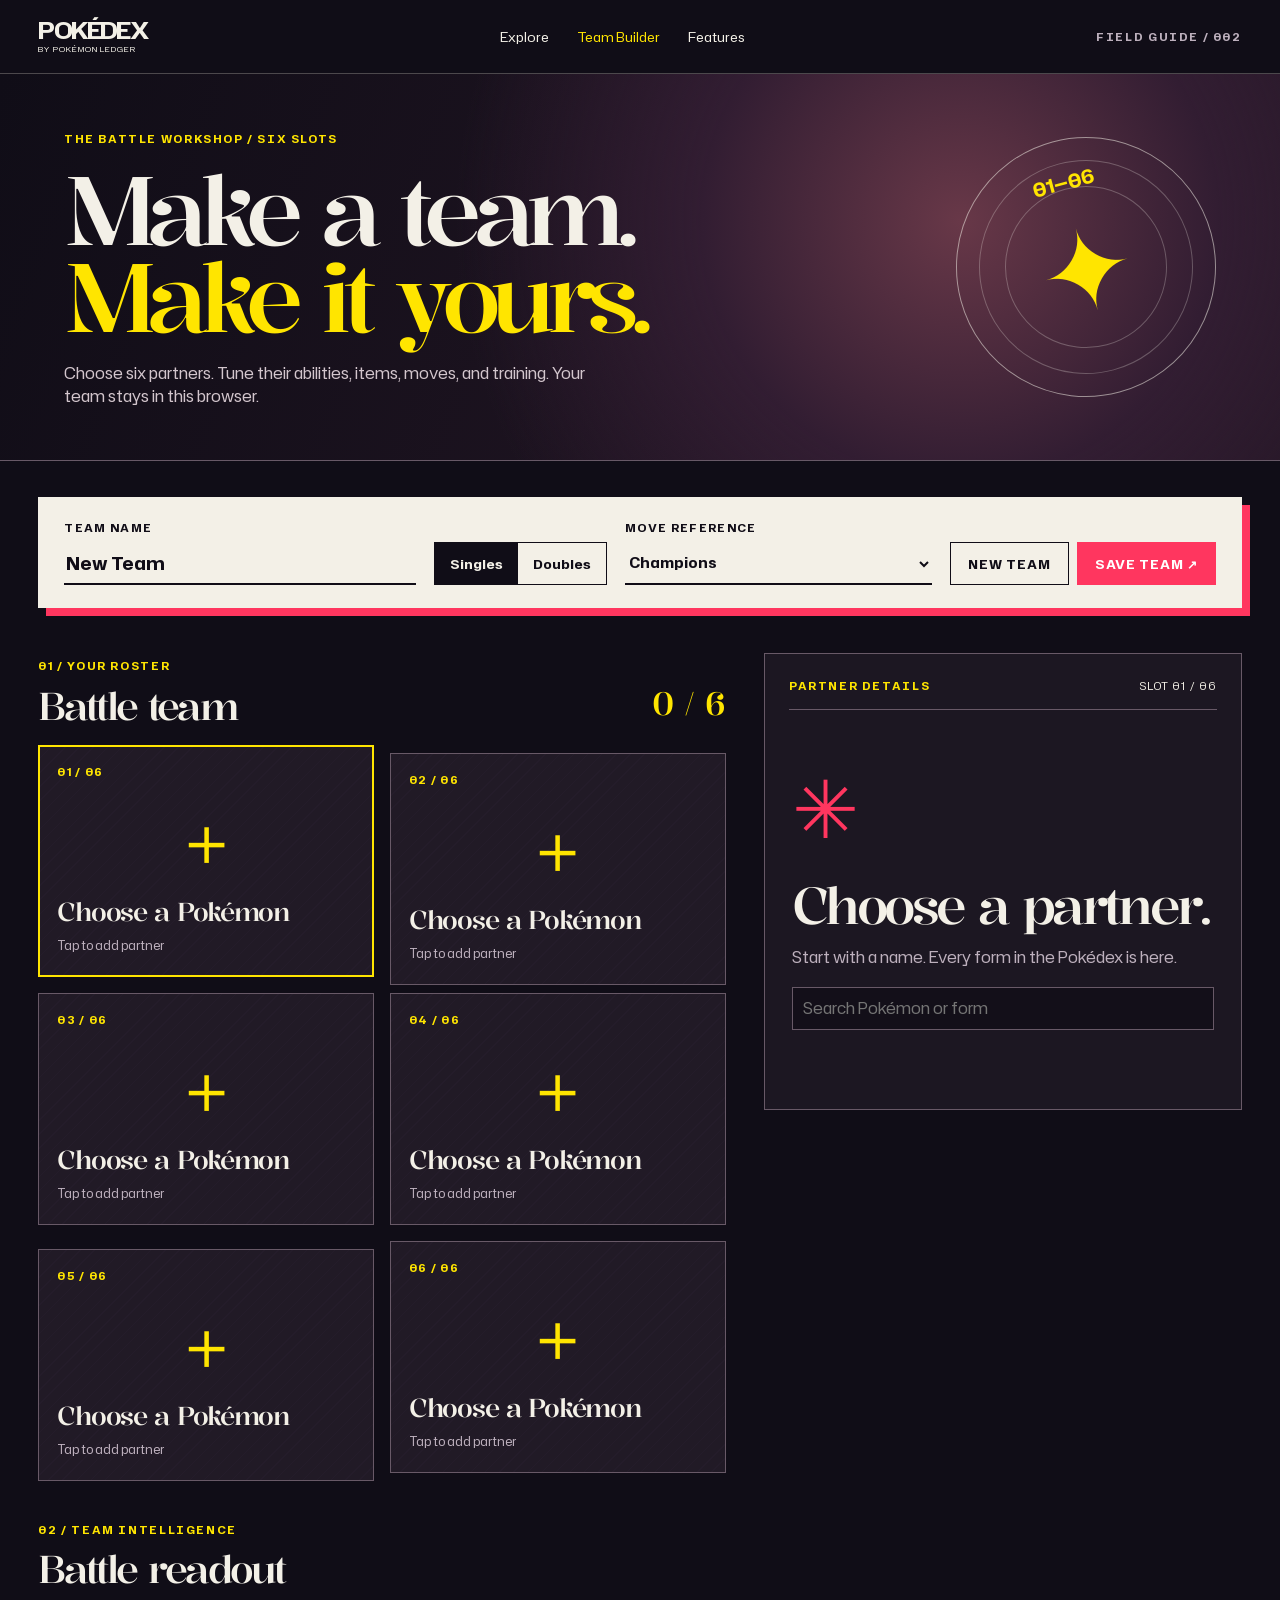
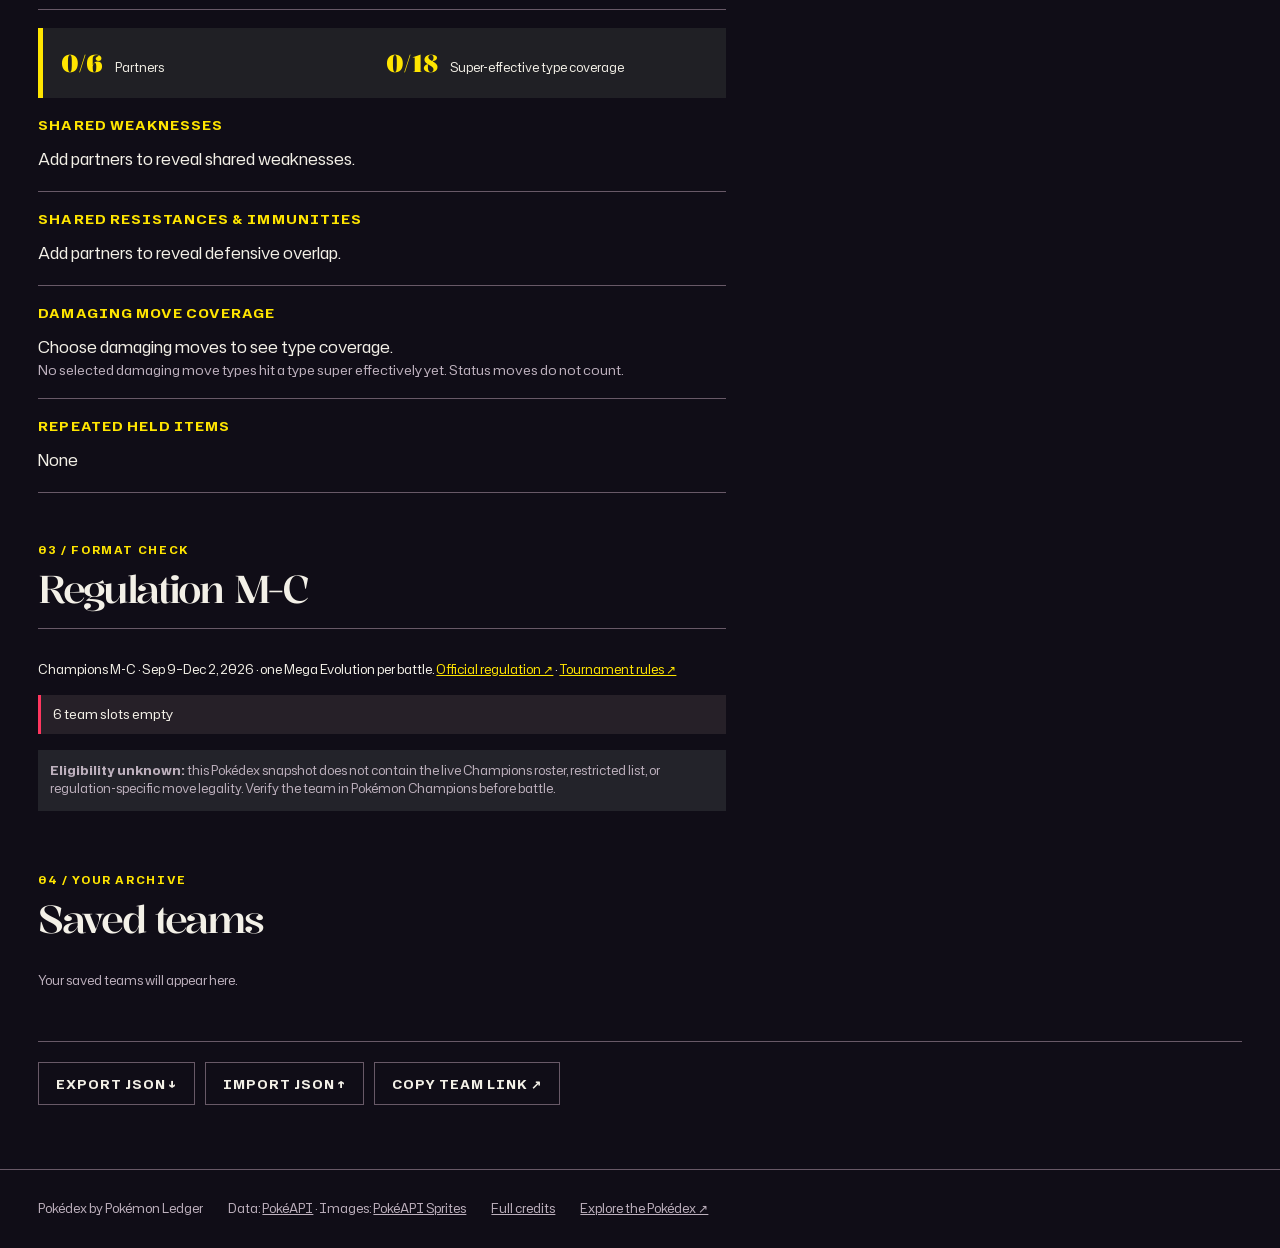
<file: ledger.html>
<!doctype html>
<html lang="en">
<head>
  <meta charset="utf-8">
  <meta name="viewport" content="width=device-width, initial-scale=1">
  <meta name="theme-color" content="#100d17">
  <title>Team Builder · Pokémon Ledger</title>
  <link rel="stylesheet" href="ledger.css">
</head>
<body>
  <a class="skip-link" href="#teamGrid">Skip to team</a>
  <header class="site-header">
    <a class="brand" href="index.html">POKÉDEX <span>by Pokémon Ledger</span></a>
    <nav aria-label="Main navigation"><a href="index.html">Explore</a><a href="ledger.html" aria-current="page">Team Builder</a><a href="features.md">Features</a></nav>
    <span class="header-index">FIELD GUIDE / 002</span>
  </header>
  <main>
    <section class="hero">
      <div class="hero-copy"><span class="eyebrow">THE BATTLE WORKSHOP / SIX SLOTS</span><h1>Make a team.<br><em>Make it yours.</em></h1><p>Choose six partners. Tune their abilities, items, moves, and training. Your team stays in this browser.</p></div>
      <div class="hero-mark" aria-hidden="true"><span>01—06</span><b>✦</b></div>
    </section>
    <div class="builder-shell">
      <section class="toolbar" aria-label="Team settings">
        <label class="team-name-field">TEAM NAME<input id="teamName" maxlength="50" value="New Team" aria-label="Team name"></label>
        <div class="format-control" role="group" aria-label="Battle format"><button type="button" data-format="Singles" aria-pressed="true">Singles</button><button type="button" data-format="Doubles" aria-pressed="false">Doubles</button></div>
        <label class="game-field">MOVE REFERENCE<select id="gameSelect" aria-label="Move reference game"></select></label>
        <div class="toolbar-actions"><button id="newTeam" type="button">New team</button><button id="saveTeam" class="action-hot" type="button">Save team ↗</button></div>
      </section>
      <div class="workspace">
        <section class="team-column" aria-labelledby="teamHeading">
          <div class="section-heading"><div><span class="eyebrow">01 / YOUR ROSTER</span><h2 id="teamHeading">Battle team</h2></div><span id="teamCount" class="roster-count">0 / 6</span></div>
          <div id="teamGrid" class="team-grid"></div>
          <div class="section-heading analysis-heading"><div><span class="eyebrow">02 / TEAM INTELLIGENCE</span><h2>Battle readout</h2></div></div>
          <div id="teamAnalysis" class="team-analysis"></div>
          <div class="section-heading regulation-heading"><div><span class="eyebrow">03 / FORMAT CHECK</span><h2>Regulation M-C</h2></div></div>
          <div id="regulationCheck" class="regulation-check"></div>
          <div class="section-heading saved-heading"><div><span class="eyebrow">04 / YOUR ARCHIVE</span><h2>Saved teams</h2></div></div>
          <div id="savedTeams" class="saved-teams"></div>
        </section>
        <aside class="editor-column" aria-labelledby="editorHeading">
          <div class="editor-top"><span class="eyebrow">PARTNER DETAILS</span><span id="slotIndex">SLOT 01 / 06</span></div>
          <div id="editor"></div>
        </aside>
      </div>
      <div class="bottom-actions"><button id="exportTeam" type="button">Export JSON ↓</button><button id="importTeam" type="button">Import JSON ↑</button><button id="shareTeam" type="button">Copy team link ↗</button><input id="importFile" type="file" accept="application/json,.json" hidden><span id="status" role="status" aria-live="polite"></span></div>
      <dialog id="addDialog" class="add-dialog" aria-labelledby="addHeading"><h2 id="addHeading">Choose a team slot</h2><p id="addDescription"></p><div id="addSlots" class="add-slots"></div><button id="cancelAdd" type="button">Cancel</button></dialog>
    </div>
  </main>
  <footer><span>Pokédex by Pokémon Ledger</span><span>Data: <a href="https://github.com/PokeAPI/pokeapi">PokéAPI</a> · Images: <a href="https://github.com/PokeAPI/sprites">PokéAPI Sprites</a></span><a href="CREDITS.md">Full credits</a><a href="index.html">Explore the Pokédex ↗</a></footer>
  <script src="data/dex.js"></script>
  <script src="data/mega.js"></script>
  <script src="team-tools.js"></script>
  <script src="team-stats.js"></script>
  <script src="team-builder.js"></script>
</body>
</html>
</file>
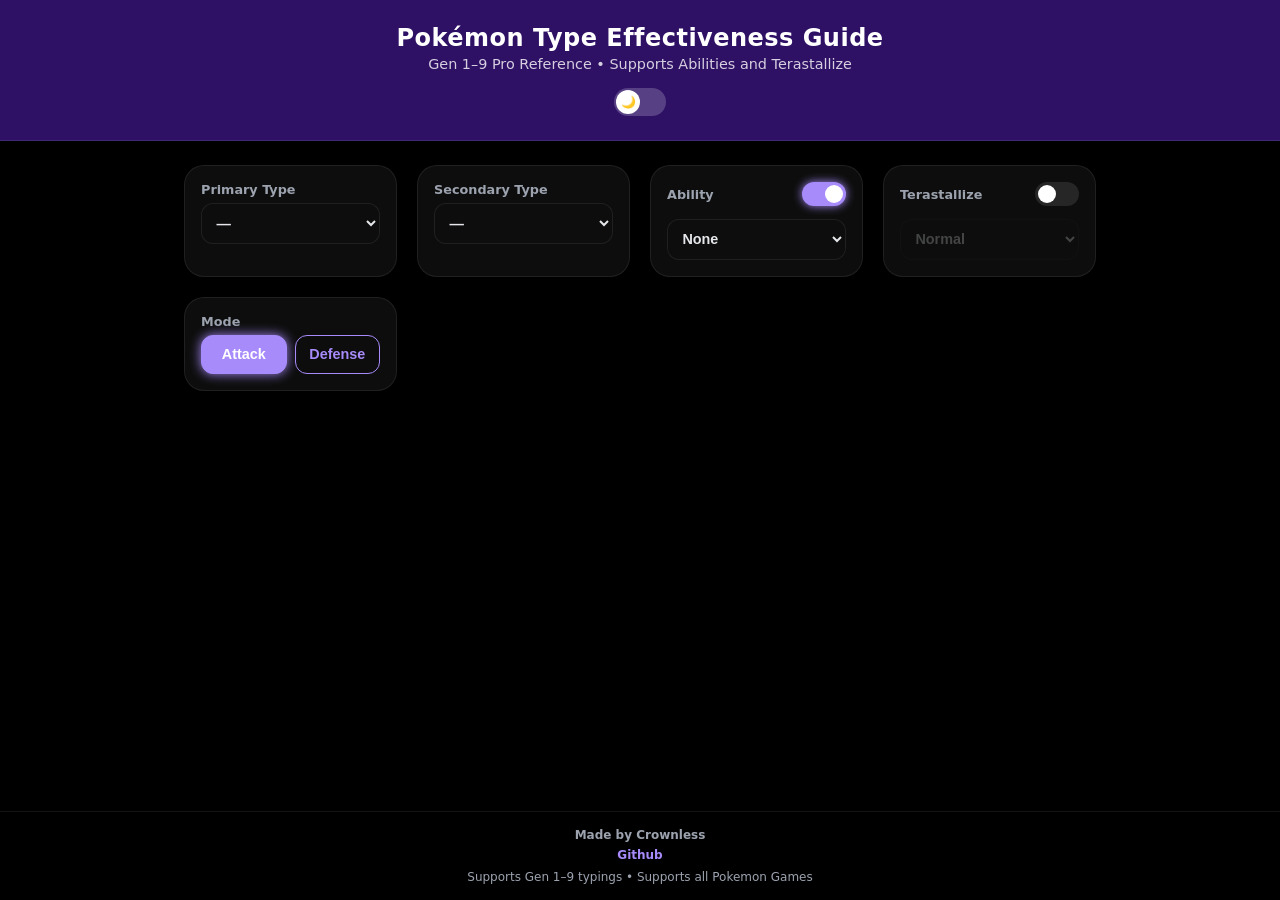
<file: website.html>
<!DOCTYPE html>
<html lang="en">
<head>
<meta charset="UTF-8" />
<meta name="viewport" content="width=device-width, initial-scale=1.0" />
<title>Pokémon Type Effectiveness – Casual Guide</title>

<style>
:root{
  --bg:#000000;--card:#0d0d0d;--text:#e5e7eb;--muted:#9ca3af;--accent:#a78bfa;--border:rgba(255,255,255,.08);
  --header-bg:#2e1065;--header-text:#ffffff;
  --x4:#dc2626;--x2:#f87171;--x1:#eab308;--x05:#22c55e;--x025:#16a34a;--x0:#60a5fa;
}
body.light{
  --bg:#f4f6fb;--card:#ffffff;--text:#0f172a;--muted:#475569;--accent:#7c3aed;--border:rgba(0,0,0,.08);
  --header-bg:#4c1d95;
}
*{box-sizing:border-box}
html,body{height:100%}
body{margin:0;font-family:system-ui,Segoe UI,Roboto,sans-serif;font-weight:500;background:var(--bg);color:var(--text);transition:.3s}

.wrapper{min-height:100%;display:flex;flex-direction:column}

/* Restored Original Header */
.header{
    padding:1.5rem 1.5rem;
    background: var(--header-bg);
    color: var(--header-text);
    border-bottom: 1px solid rgba(255,255,255,0.1);
}
.header-row{display:flex;align-items:center;justify-content:center;text-align:center}
.container{width:100%;max-width:960px;margin:0 auto;padding:1.5rem 1.5rem 0;flex:1;background:var(--bg)}

h1{margin:0;font-weight:800;letter-spacing:.02em;font-size: 1.5rem}
.subtitle{color:rgba(255,255,255,0.8);margin:.25rem 0 0;font-size: 0.9rem}

/* Theme Toggle */
.theme-toggle input{display:none}
.theme-label{width:52px;height:28px;background:rgba(255,255,255,0.2);border-radius:999px;position:relative;cursor:pointer;display:inline-block}
.theme-label::after{content:"🌙";position:absolute;top:2px;left:2px;width:24px;height:24px;background:#fff;border-radius:50%;display:flex;align-items:center;justify-content:center;font-size:.75rem;transition:.3s;color:#000}
.theme-toggle input:checked + .theme-label::after{transform:translateX(24px);content:"☀️"}

/* iOS Switch Style */
.ios-switch { position: relative; display: inline-block; width: 44px; height: 24px; }
.ios-switch input { opacity: 0; width: 0; height: 0; }
.slider { position: absolute; cursor: pointer; top: 0; left: 0; right: 0; bottom: 0; background-color: rgba(255,255,255,0.1); transition: .3s; border-radius: 34px; }
.slider:before { position: absolute; content: ""; height: 18px; width: 18px; left: 3px; bottom: 3px; background-color: white; transition: .3s; border-radius: 50%; }
input:checked + .slider { background-color: var(--accent); box-shadow: 0 0 10px var(--accent); }
input:checked + .slider:before { transform: translateX(20px); }

/* Restored Compact Cards */
.card{background:var(--card);border:1px solid var(--border);border-radius:1.25rem;padding:1rem}
.controls{display:grid;grid-template-columns:repeat(auto-fit,minmax(200px,1fr));gap:1.25rem}
label{font-size:.8rem;color:var(--muted);font-weight:700;display:block}
select{width:100%;padding:.65rem;border-radius:.75rem;border:1px solid var(--border);background:var(--card);color:var(--text);font-weight:600;font-size:.9rem;outline:none;margin-top:0.4rem}
select:disabled{opacity:0.25}

.card-header{display:flex;justify-content:space-between;align-items:center;margin-bottom:0.4rem}

/* Mode Buttons */
.button-group{display:flex;gap:.5rem;margin-top:0.4rem}
button{flex:1;padding:.65rem;border-radius:.75rem;border:1px solid var(--accent);background:transparent;color:var(--accent);font-weight:700;font-size:.9rem;cursor:pointer;transition:.2s ease}
button.active{background:var(--accent);color:#fff;box-shadow:0 0 12px var(--accent)}

/* RESULTS WITH TIERED BORDERS */
.results{margin-top:2rem;display:grid;gap:1.25rem;grid-template-columns:repeat(auto-fit,minmax(260px,1fr))}
.results .card h3 { font-size: 1rem; margin-bottom: 0.75rem; border-bottom: 1px solid var(--border); padding-bottom: 0.4rem; }

/* Tiered Border Colors */
.card.res-x4 { border: 2px solid var(--x4); }
.card.res-x2 { border: 2px solid #f97316; } /* Orange */
.card.res-x1 { border: 2px solid var(--x1); } /* Yellow */
.card.res-x05 { border: 2px solid #86efac; } /* Light Green */
.card.res-x025 { border: 2px solid var(--x025); } /* Bright Green */
.card.res-x0 { border: 2px solid var(--x0); }

.tag{display:inline-flex;align-items:center;gap:.35rem;padding:.3rem .65rem;border-radius:999px;font-size:.75rem;font-weight:800;margin:.15rem}
.x4{background:color-mix(in srgb,var(--x4)20%,transparent);color:var(--x4)}
.x2{background:color-mix(in srgb,#f97316 20%,transparent);color:#f97316}
.x1{background:color-mix(in srgb,var(--x1)20%,transparent);color:var(--x1)}
.x05{background:color-mix(in srgb,#86efac 20%,transparent);color:#86efac}
.x025{background:color-mix(in srgb,var(--x025)20%,transparent);color:var(--x025)}
.x0{background:color-mix(in srgb,var(--x0)20%,transparent);color:var(--x0)}
.type-icon{width:16px;height:16px;border-radius:50%;display:inline-flex;align-items:center;justify-content:center;font-size:.6rem;font-weight:900;color:#fff}

footer{margin-top:2rem;text-align:center;color:var(--muted);font-size:.75rem;padding:1rem 0;background:var(--bg);border-top:1px solid var(--border)}
</style>
</head>
<body>
<div class="wrapper">
  <header class="header">
    <div class="header-row">
      <div class="header-title">
        <h1>Pokémon Type Effectiveness Guide</h1>
        <p class="subtitle">Gen 1–9 Pro Reference • Supports Abilities and Terastallize</p>
        <div class="theme-toggle" style="margin-top:1rem;display:flex;justify-content:center">
          <input type="checkbox" id="themeToggle" />
          <label for="themeToggle" class="theme-label"></label>
        </div>
      </div>
    </div>
  </header>

  <main class="container">
    <div class="controls">
      <div class="card"><label>Primary Type</label><select id="type1"></select></div>
      <div class="card"><label>Secondary Type</label><select id="type2"></select></div>
      
      <div class="card">
        <div class="card-header">
          <label>Ability</label>
          <label class="ios-switch"><input type="checkbox" id="abilityToggle" checked><span class="slider"></span></label>
        </div>
        <select id="abilitySelect"></select>
      </div>

      <div class="card">
        <div class="card-header">
          <label>Terastallize</label>
          <label class="ios-switch"><input type="checkbox" id="teraToggle"><span class="slider"></span></label>
        </div>
        <select id="teraType" disabled></select>
      </div>

      <div class="card">
        <label>Mode</label>
        <div class="button-group">
          <button id="attackBtn" class="active">Attack</button>
          <button id="defenseBtn">Defense</button>
        </div>
      </div>
    </div>
    <div class="results" id="results"></div>
  </main>

  <footer>
    <div style="margin-bottom:.35rem;font-weight:600">Made by Crownless</div>
    <div style="margin-bottom:.5rem">
      <a href="https://github.com/Crownles-s" target="_blank" rel="noopener noreferrer" style="color:var(--accent);text-decoration:none;font-weight:600">Github</a>
    </div>
    <div>Supports Gen 1–9 typings • Supports all Pokemon Games</div>
  </footer>
</div>

<script>
const TYPES=["Normal","Fire","Water","Electric","Grass","Ice","Fighting","Poison","Ground","Flying","Psychic","Bug","Rock","Ghost","Dragon","Dark","Steel","Fairy"];
const ICON_COLORS={Normal:'#a8a878',Fire:'#f08030',Water:'#6890f0',Electric:'#f8d030',Grass:'#78c850',Ice:'#98d8d8',Fighting:'#c03028',Poison:'#a040a0',Ground:'#e0c068',Flying:'#a890f0',Psychic:'#f85888',Bug:'#a8b820',Rock:'#b8a038',Ghost:'#705898',Dragon:'#7038f8',Dark:'#705848',Steel:'#b8b8d0',Fairy:'#ee99ac'};
const CHART={Normal:{Rock:.5,Ghost:0,Steel:.5},Fire:{Fire:.5,Water:.5,Grass:2,Ice:2,Bug:2,Rock:.5,Dragon:.5,Steel:2},Water:{Fire:2,Water:.5,Grass:.5,Ground:2,Rock:2,Dragon:.5},Electric:{Water:2,Electric:.5,Grass:.5,Ground:0,Flying:2,Dragon:.5},Grass:{Fire:.5,Water:2,Grass:.5,Poison:.5,Ground:2,Flying:.5,Bug:.5,Rock:2,Dragon:.5,Steel:.5},Ice:{Fire:.5,Water:.5,Ice:.5,Grass:2,Ground:2,Flying:2,Dragon:2,Steel:.5},Fighting:{Normal:2,Ice:2,Rock:2,Dark:2,Steel:2,Poison:.5,Flying:.5,Psychic:.5,Bug:.5,Fairy:.5,Ghost:0},Poison:{Grass:2,Fairy:2,Poison:.5,Ground:.5,Rock:.5,Ghost:.5,Steel:0},Ground:{Fire:2,Electric:2,Grass:.5,Poison:2,Flying:0,Bug:.5,Rock:2,Steel:2},Flying:{Electric:.5,Grass:2,Fighting:2,Bug:2,Rock:.5,Steel:.5},Psychic:{Fighting:2,Poison:2,Psychic:.5,Steel:.5,Dark:0},Bug:{Fire:.5,Grass:2,Fighting:.5,Poison:.5,Flying:.5,Psychic:2,Ghost:.5,Dark:2,Steel:.5,Fairy:.5},Rock:{Fire:2,Ice:2,Fighting:.5,Ground:.5,Flying:2,Bug:2,Steel:.5},Ghost:{Normal:0,Psychic:2,Ghost:2,Dark:.5},Dragon:{Dragon:2,Steel:.5,Fairy:0},Dark:{Fighting:.5,Psychic:2,Ghost:2,Dark:.5,Fairy:.5},Steel:{Fire:.5,Water:.5,Electric:.5,Ice:2,Rock:2,Fairy:2,Steel:.5},Fairy:{Fire:.5,Fighting:2,Dragon:2,Dark:2,Poison:.5,Steel:.5}};

const CORE_ABILITIES = { "None": {}, "Delta Stream": { delta: true }, "Dry Skin": { immune: ["Water"], weak: { "Fire": 1.25 } }, "Earth Eater": { immune: ["Ground"] }, "Filter / Solid Rock": { filter: true }, "Flash Fire / Well-Baked Body": { immune: ["Fire"] }, "Fluffy": { weak: { "Fire": 2.0 } }, "Heatproof / Water Bubble": { half: ["Fire"] }, "Levitate": { immune: ["Ground"] }, "Lightning Rod / Volt Absorb": { immune: ["Electric"] }, "Mind's Eye / Scrappy": { scrappy: true }, "Purifying Salt": { half: ["Ghost"] }, "Sap Sipper": { immune: ["Grass"] }, "Storm Drain / Water Absorb": { immune: ["Water"] }, "Tera Shell (Full HP)": { teraShell: true }, "Thick Fat": { half: ["Fire", "Ice"] }, "Wonder Guard": { wonder: true } };

const type1=document.getElementById('type1'), type2=document.getElementById('type2'), abs=document.getElementById('abilitySelect'), abilityToggle=document.getElementById('abilityToggle');
const teraType=document.getElementById('teraType'), teraToggle=document.getElementById('teraToggle');
const results=document.getElementById('results'), attackBtn=document.getElementById('attackBtn'), defenseBtn=document.getElementById('defenseBtn'), themeToggle=document.getElementById('themeToggle');

function icon(t){return `<span class="type-icon" style="background:${ICON_COLORS[t]}">${t[0]}</span>`}
function fillSelect(sel, items, defaultVal){sel.innerHTML=''; items.forEach(t=>sel.add(new Option(t,t))); if(defaultVal) sel.value = defaultVal;}

fillSelect(type1, ["—", ...TYPES]);
fillSelect(type2, ["—", ...TYPES]);
fillSelect(teraType, TYPES, "Normal");
fillSelect(abs, Object.keys(CORE_ABILITIES));

let mode='attack';
attackBtn.onclick=()=>setMode('attack');
defenseBtn.onclick=()=>setMode('defense');
function setMode(m){mode=m; attackBtn.classList.toggle('active',m==='attack'); defenseBtn.classList.toggle('active',m==='defense'); update();}

themeToggle.onchange=()=>document.body.classList.toggle('light');
teraToggle.onchange=()=>{ teraType.disabled = !teraToggle.checked; update(); };
abilityToggle.onchange=()=>{ abs.disabled = !abilityToggle.checked; update(); };
[type1, type2, abs, teraType].forEach(el => el.onchange = update);

function calc(types){
  const m={}; TYPES.forEach(t=>m[t]=1);
  const abi = (abilityToggle.checked) ? (CORE_ABILITIES[abs.value] || {}) : {};
  if(mode==='attack'){
    TYPES.forEach(defender => {
      let best = 0;
      types.forEach(attacker => {
        let score = CHART[attacker]?.[defender] ?? 1;
        if(abi.scrappy && defender === "Ghost" && (attacker === "Normal" || attacker === "Fighting")) score = 1;
        if(attacker === 'Ice' && defender === 'Water') score = 2; 
        if(score > best) best = score;
      });
      m[defender] = best;
    });
  } else {
    const defTypes = teraToggle.checked ? [teraType.value] : types;
    TYPES.forEach(attacker => {
      let val = 1;
      defTypes.forEach(def => {
          let eff = CHART[attacker]?.[def] ?? 1;
          if(abi.delta && defTypes.includes('Flying') && ['Electric','Ice','Rock'].includes(attacker)) eff = 1;
          val *= eff;
      });
      if(abi.immune?.includes(attacker)) val = 0;
      if(abi.half?.includes(attacker)) val *= 0.5;
      if(abi.weak?.[attacker]) val *= abi.weak[attacker];
      if(abi.filter && val > 1) val *= 0.75;
      if(abi.wonder && val <= 1 && val > 0) val = 0;
      if(abi.teraShell) val = 0.5;
      m[attacker] = val;
    });
  }
  return m;
}

function render(m){
  results.innerHTML='';
  const config = [[4,'x4','res-x4'],[2,'x2','res-x2'],[1,'x1','res-x1'],[.5,'x05','res-x05'],[.25,'x025','res-x025'],[0,'x0','res-x0']];
  config.forEach(([v, c, resClass]) => {
    const list = Object.entries(m).filter(e => e[1] === v);
    if(list.length > 0) {
      const div = document.createElement('div');
      div.className = `card ${resClass}`;
      div.innerHTML = `<h3>${v}×</h3>`;
      list.forEach(e => { div.innerHTML += `<span class="tag ${c}">${icon(e[0])}${e[0]}</span>`; });
      results.appendChild(div);
    }
  });
}

function update(){
  const tVals = [type1.value, type2.value].filter(v => v && v !== "—");
  if(tVals.length === 0 && !teraToggle.checked){results.innerHTML=''; return;}
  render(calc(tVals));
}
update();
</script>
</body>
</html>
</file>
<file: ledger.css>
@import url('theme.css');
:root{color-scheme:dark;--panel:#1c1722;--panel2:#29202d;--line:#685967;--text:var(--dex-paper);--soft:#bdb0bd}
*{box-sizing:border-box}
html{scroll-behavior:smooth}
body{margin:0;background:var(--dex-ink);color:var(--text);font-family:var(--dex-body);line-height:1.45}
button,input,select{font:inherit}
button{cursor:pointer}
a{color:inherit}
:focus-visible{outline:3px solid var(--dex-aqua);outline-offset:3px}
.skip-link{position:absolute;top:-60px;left:12px;background:var(--dex-sun);color:var(--dex-ink);padding:8px;z-index:20}.skip-link:focus{top:12px}
.site-header{min-height:74px;padding:16px clamp(20px,3vw,48px);display:flex;align-items:center;justify-content:space-between;gap:20px;border-bottom:1px solid #eee8dc44}
.brand{font-size:1.5rem;font-weight:700;letter-spacing:-.075em;line-height:.9;text-decoration:none}.brand span{display:block;font-size:.51rem;font-weight:400;letter-spacing:.13em;text-transform:uppercase;margin-top:5px}
.site-header nav{display:flex;gap:clamp(12px,2.2vw,28px);align-items:center}.site-header nav a{text-decoration:none;font-size:.84rem}.site-header nav a:hover,.site-header nav a[aria-current]{color:var(--dex-sun)}.header-index,.eyebrow{font-size:.67rem;letter-spacing:.15em;font-weight:700;color:var(--dex-sun)}.header-index{color:var(--soft)}
.hero{position:relative;min-height:340px;display:flex;justify-content:space-between;align-items:center;gap:30px;overflow:hidden;padding:52px clamp(20px,5vw,80px);background:radial-gradient(circle at 75% 38%,#683848 0,#321d32 26%,transparent 51%),linear-gradient(110deg,#100d17,#231624 78%);border-bottom:1px solid var(--line)}
.hero-copy{position:relative;z-index:1}.hero h1{font-family:var(--dex-display);font-size:clamp(3.5rem,7.5vw,7.5rem);font-weight:500;letter-spacing:-.085em;line-height:.9;margin:18px 0}.hero h1 em{font-style:normal;color:var(--dex-sun)}.hero p{max-width:530px;margin:22px 0 0;color:#d3c6cd;font-size:1rem}.hero-mark{position:relative;flex:0 0 260px;width:260px;height:260px;border:1px solid #f3f0e788;border-radius:50%;transform:rotate(-15deg);display:grid;place-items:center;color:var(--dex-sun)}.hero-mark:before,.hero-mark:after{content:"";position:absolute;border:1px solid #f3f0e744;border-radius:50%;inset:22px}.hero-mark:after{inset:48px}.hero-mark span{position:absolute;top:28px;font-size:1.2rem;font-weight:700}.hero-mark b{font-size:7rem;font-weight:400;line-height:1}
.builder-shell{max-width:1640px;margin:auto;padding:0 clamp(18px,3vw,48px) 64px}.toolbar{display:flex;align-items:end;gap:18px;flex-wrap:wrap;margin:36px 0 45px;padding:23px 26px;background:var(--dex-paper);color:var(--dex-ink);box-shadow:8px 8px 0 #ff365f}.toolbar label{display:grid;gap:7px;font-size:.69rem;font-weight:700;letter-spacing:.12em}.team-name-field{flex:1 1 230px}.game-field{flex:1 1 185px}.toolbar input,.toolbar select{height:42px;width:100%;border:0;border-bottom:2px solid var(--dex-ink);border-radius:0;color:var(--dex-ink);background:transparent;font-size:1.1rem;font-weight:700;letter-spacing:normal}.toolbar select{font-size:.88rem}.format-control{display:flex;border:1px solid var(--dex-ink);height:43px}.format-control button{border:0;background:transparent;padding:0 15px;color:var(--dex-ink);font-weight:700;font-size:.8rem}.format-control button[aria-pressed=true]{background:var(--dex-ink);color:var(--dex-paper)}.toolbar-actions{display:flex;gap:8px}.toolbar-actions button,.bottom-actions button{height:43px;padding:0 17px;border:1px solid var(--dex-ink);background:transparent;color:var(--dex-ink);font-size:.78rem;font-weight:700;text-transform:uppercase;letter-spacing:.08em}.toolbar-actions .action-hot{background:var(--dex-hot);color:#fff;border-color:var(--dex-hot)}
.workspace{display:grid;grid-template-columns:minmax(0,1.18fr) minmax(365px,.82fr);gap:clamp(28px,3vw,54px);align-items:start}.section-heading{display:flex;align-items:end;justify-content:space-between;gap:20px;margin-bottom:20px}.section-heading h2{font:500 clamp(2.1rem,3vw,3.6rem)/1 var(--dex-display);letter-spacing:-.07em;margin:10px 0 0}.roster-count{font:500 2rem var(--dex-display);color:var(--dex-sun)}
.team-grid{display:grid;grid-template-columns:repeat(2,minmax(0,1fr));gap:16px}.slot-card{position:relative;display:flex;flex-direction:column;align-items:flex-start;min-height:232px;padding:18px;text-align:left;border:1px solid var(--line);background:var(--panel);color:var(--text);overflow:hidden;transition:transform .22s,background .22s,border-color .22s}.slot-card:nth-child(3n+2){transform:translateY(8px)}.slot-card:hover{background:#29202d;border-color:var(--dex-sun);transform:translateY(-4px)}.slot-card.active{border-color:var(--dex-sun);box-shadow:inset 0 0 0 1px var(--dex-sun)}.slot-number{font-size:.67rem;font-weight:700;letter-spacing:.12em;color:var(--dex-sun)}.slot-card img{position:absolute;top:10px;right:10px;width:150px;max-width:calc(100% - 20px);height:150px;object-fit:contain;filter:drop-shadow(0 12px 16px #0008)}.slot-types{display:flex;gap:4px;margin-top:auto;margin-bottom:7px;position:relative}.slot-types i{font-style:normal;text-transform:uppercase;font-size:.57rem;font-weight:700;letter-spacing:.08em;background:var(--type);color:#100d17;padding:4px 6px}.slot-name{position:relative;z-index:1;font:500 clamp(1.4rem,2vw,2.2rem)/1 var(--dex-display);letter-spacing:-.05em;overflow-wrap:anywhere}.slot-sub{position:relative;margin-top:8px;color:var(--soft);font-size:.78rem}.slot-plus{margin:auto;color:var(--dex-sun);font-size:4.3rem;font-weight:300;line-height:1}.slot-card.empty{background:repeating-linear-gradient(-45deg,#211a26,#211a26 9px,#241c2a 9px,#241c2a 10px)}
.editor-column{position:sticky;top:15px;border:1px solid var(--line);background:var(--panel);padding:24px;max-height:calc(100vh - 30px);overflow:auto;scrollbar-color:#9b7c90 transparent}.editor-top{display:flex;justify-content:space-between;gap:12px;padding-bottom:15px;border-bottom:1px solid var(--line);font-size:.66rem;letter-spacing:.13em}.editor-empty{padding:40px 3px 55px}.empty-symbol{font-size:5rem;color:var(--dex-hot)}.editor-empty h2,.partner-hero h2{font:500 clamp(2.3rem,4vw,4rem)/.95 var(--dex-display);letter-spacing:-.07em;margin:15px 0}.editor-empty p{color:var(--soft)}.species-search{position:relative;margin-top:18px}.species-search input,.editor-fields input,.editor-fields select,.move-fields select,.stat-table input{width:100%;height:43px;padding:0 10px;border:1px solid var(--line);border-radius:0;background:#130f19;color:var(--text);min-width:0}.species-search input:focus,.editor-fields input:focus,.editor-fields select:focus,.move-fields select:focus{border-color:var(--dex-sun)}.species-results{position:relative;max-height:270px;overflow:auto;background:#120e17;z-index:5}.species-results:empty{display:none}.species-results button{display:flex;align-items:center;width:100%;gap:8px;border:0;border-bottom:1px solid #5b4e5b;background:#1c1722;color:var(--text);text-align:left;padding:4px 8px}.species-results button:hover{background:#3c2a3a}.species-results img{object-fit:contain}.species-results small{margin-left:auto;color:var(--soft)}.species-results p{padding:12px}
.partner-hero{position:relative;min-height:178px;display:flex;align-items:center;justify-content:space-between;gap:8px;overflow:hidden}.partner-hero h2{overflow-wrap:anywhere}.partner-hero img{max-width:40%;object-fit:contain;filter:drop-shadow(0 12px 18px #0009)}.mega-mark{display:block;font-size:.65rem;letter-spacing:.09em;color:var(--dex-sun);font-weight:700}.partner-search{border-top:1px solid var(--line);padding:17px 0}.partner-search>label,.editor-fields label,.mini-heading{font-size:.68rem;letter-spacing:.11em;font-weight:700;color:var(--dex-sun)}.editor-fields{display:grid;grid-template-columns:repeat(2,minmax(0,1fr));gap:12px}.editor-fields label{display:grid;gap:6px}.editor-fields input,.editor-fields select{font-size:.87rem;letter-spacing:0;color:var(--text)}.shiny-check{display:flex;align-items:center;gap:8px;margin:16px 0;color:var(--text);font-size:.85rem}.shiny-check input{accent-color:var(--dex-hot)}.editor-section,.training{border-top:1px solid var(--line);padding-top:17px;margin-top:15px}.mini-heading{display:flex;justify-content:space-between;gap:15px}.mini-heading small{color:var(--soft);font-weight:400;letter-spacing:0;text-transform:none}.move-fields{display:grid;gap:6px;margin-top:13px}.move-fields label{display:flex;align-items:center;gap:9px}.move-fields label span{color:var(--dex-sun);font-size:.78rem}.move-fields select{height:38px;font-size:.84rem}.training summary{cursor:pointer;color:var(--dex-sun);font-size:.68rem;font-weight:700;letter-spacing:.11em;list-style:none}.training summary:after{content:'＋';float:right;font-size:1rem}.training[open] summary:after{content:'−'}.training summary span{color:var(--soft);font-weight:400;letter-spacing:0;margin-left:8px}.training p{color:var(--soft);font-size:.78rem}.stat-table{display:grid;gap:5px}.stat-labels,.stat-table label{display:grid;grid-template-columns:1fr 48px 58px 58px;align-items:center;gap:6px;font-size:.72rem}.stat-labels{color:var(--soft);font-weight:700}.stat-table input{height:32px;padding:2px 4px;text-align:center;font-size:.72rem}.editor-foot{display:flex;justify-content:space-between;gap:12px;align-items:center;border-top:1px solid var(--line);margin-top:20px;padding-top:18px;font-size:.8rem}.editor-foot a{color:var(--dex-sun)}.editor-foot button{background:transparent;border:0;color:#ff9d9d;text-decoration:underline}
.saved-heading{margin-top:56px}.saved-teams{display:grid;gap:8px}.saved-row{display:flex;align-items:center;gap:7px;padding:12px 16px;border:1px solid var(--line);background:var(--panel)}.saved-row div{display:grid;gap:2px;margin-right:auto}.saved-row span,.saved-empty{color:var(--soft);font-size:.78rem}.saved-row button{background:transparent;color:var(--text);border:1px solid var(--line);padding:6px 12px}.saved-row button:hover{border-color:var(--dex-sun)}.bottom-actions{display:flex;align-items:center;gap:10px;flex-wrap:wrap;margin-top:40px;padding-top:20px;border-top:1px solid var(--line)}.bottom-actions button{border-color:var(--line);color:var(--text)}.bottom-actions button:hover{border-color:var(--dex-sun)}#status{margin-left:auto;font-size:.78rem;color:var(--dex-sun)}footer{display:flex;gap:25px;flex-wrap:wrap;padding:30px clamp(20px,3vw,48px);border-top:1px solid var(--line);color:var(--soft);font-size:.76rem}footer a:hover{color:var(--dex-sun)}
@media(max-width:950px){.workspace{grid-template-columns:1fr}.editor-column{position:static;max-height:none}.hero-mark{flex-basis:190px;width:190px;height:190px}.hero-mark b{font-size:5rem}}
@media(max-width:650px){.site-header{min-height:66px}.header-index{display:none}.site-header nav{gap:10px}.site-header nav a{font-size:.69rem}.brand{font-size:1.18rem}.brand span{font-size:.41rem}.hero{min-height:290px;padding:40px 20px}.hero h1{font-size:clamp(3.15rem,12vw,4.5rem)}.hero p{font-size:.85rem;max-width:300px}.hero-mark{position:absolute;right:-68px;top:105px;opacity:.38}.toolbar{padding:18px;gap:14px;box-shadow:5px 5px 0 var(--dex-hot)}.toolbar-actions{width:100%}.toolbar-actions button{flex:1}.team-grid{gap:9px}.slot-card{min-height:188px;padding:12px}.slot-card img{width:120px;height:120px;top:8px;right:8px;max-width:calc(100% - 16px)}.slot-name{font-size:1.33rem}.slot-sub{font-size:.69rem}.editor-column{padding:18px}.editor-fields{gap:10px}.bottom-actions{align-items:flex-start}#status{width:100%;margin-left:0}}
@media(max-width:390px){.site-header nav a:last-child{display:none}.team-grid{grid-template-columns:1fr 1fr}.slot-card{min-height:170px}.slot-card img{width:105px;height:105px}.editor-fields{grid-template-columns:1fr}}
@media(prefers-reduced-motion:reduce){html{scroll-behavior:auto}.slot-card{transition:none}}
.analysis-heading,.regulation-heading{margin-top:44px}.team-analysis,.regulation-check{border-top:1px solid var(--line);padding-top:18px}.analysis-stat{display:grid;grid-template-columns:auto 1fr auto 1fr;align-items:baseline;gap:8px 12px;padding:18px;background:#202025;border-left:5px solid var(--dex-sun)}.analysis-stat strong{font-family:Kalnia,Georgia,serif;font-size:1.5rem;color:var(--dex-sun)}.analysis-stat span{font-size:.75rem;line-height:1.3}.analysis-block{padding:18px 0;border-bottom:1px solid var(--line)}.analysis-block h3{font-size:.82rem;letter-spacing:.08em;text-transform:uppercase;color:var(--dex-sun);margin:0 0 12px}.analysis-block p{margin:0;line-height:1.6}.analysis-block small{display:block;line-height:1.5;color:var(--soft)}.analysis-type{display:inline-flex;align-items:center;gap:8px;margin:0 8px 8px 0}.analysis-type b{font-size:.7rem;font-weight:500}.type-badge{display:inline-block;background:var(--type);color:white;padding:5px 8px;font-size:.69rem;font-weight:700}.regulation-source{font-size:.78rem;line-height:1.5}.regulation-source a{color:var(--dex-sun)}.regulation-check ul{list-style:none;padding:0;margin:16px 0}.regulation-check li{padding:10px 12px;margin:6px 0;background:#262028;border-left:3px solid var(--dex-hot);font-size:.82rem}.regulation-check li.check{border-color:var(--dex-sun)}.check-pass{color:#afd49c}.check-unknown{font-size:.77rem;line-height:1.5;color:var(--soft);padding:12px;background:#23232a}.add-dialog{background:#18151c;color:var(--text);border:1px solid var(--dex-sun);max-width:min(560px,calc(100% - 30px));width:100%;padding:28px;box-shadow:15px 15px 0 #be5037}.add-dialog::backdrop{background:#070609cc}.add-dialog h2{font-family:Kalnia,Georgia,serif;font-size:2rem;margin:0 0 8px}.add-dialog p{font-size:.85rem}.add-slots{display:grid;grid-template-columns:repeat(2,minmax(0,1fr));gap:8px;margin:22px 0}.add-slots button{display:flex;gap:12px;text-align:left;background:#29232e;color:var(--text);padding:14px;border:1px solid var(--line);font:inherit}.add-slots button:hover,.add-slots button:focus-visible{border-color:var(--dex-sun)}.add-slots b{color:var(--dex-sun)}#cancelAdd{background:transparent;color:var(--text);border:1px solid var(--line);padding:9px 14px}@media(max-width:650px){.analysis-stat{grid-template-columns:auto 1fr}.add-slots{grid-template-columns:1fr}}
.slot-sub{display:inline-flex;align-items:center;gap:6px;min-height:25px}.slot-card img.slot-item-sprite{position:static;top:auto;right:auto;width:24px;height:24px;object-fit:contain;image-rendering:pixelated;filter:none}.held-item-field{display:flex;align-items:center;gap:7px;min-width:0}.held-item-field .held-item-sprite{width:36px;height:36px;flex:none;object-fit:contain;image-rendering:pixelated}.held-item-field input{flex:1;min-width:0}
.nature-note{position:relative;overflow:hidden;margin:17px 0 4px;padding:17px 18px 15px;border:1px solid #8c754f;border-left:5px solid var(--dex-sun);background:linear-gradient(130deg,#302923,#201b22 72%)}.nature-note:after{content:"✦";position:absolute;right:-9px;top:-27px;font:700 6rem/1 var(--dex-display);color:#ffe50014;pointer-events:none}.nature-note-heading{display:flex;align-items:baseline;justify-content:space-between;gap:12px}.nature-note-heading small{font-size:.59rem;font-weight:800;letter-spacing:.16em;color:var(--dex-sun)}.nature-note-heading strong{font:500 1.45rem/1 var(--dex-display);color:var(--text)}.nature-effect{display:flex;gap:8px;flex-wrap:wrap;margin:15px 0 10px}.nature-effect span{display:inline-flex;align-items:center;justify-content:space-between;gap:10px;min-width:125px;padding:8px 10px;font-size:.77rem;font-weight:700}.nature-up{background:#264536;color:#b5e5b9}.nature-down{background:#52302d;color:#ffc1b3}.nature-even{background:#363038;color:#eee7d5}.nature-effect b{font-size:.66rem}.nature-note p{position:relative;margin:0;color:var(--soft);font-size:.78rem;line-height:1.45}@media(max-width:390px){.nature-note-heading{display:block}.nature-note-heading strong{display:block;margin-top:8px}.nature-effect span{min-width:0;flex:1 1 100%}}
.effective-stats{margin:18px 0 20px;border:1px solid var(--line);background:#15131b}.effective-stats>.mini-heading{align-items:baseline;padding:13px 14px;border-bottom:1px solid var(--line);background:#29232d}.effective-stats>.mini-heading span{color:var(--dex-sun)}.effective-table-head,.effective-row{display:grid;grid-template-columns:minmax(0,1fr) 70px 84px;align-items:center;gap:8px;padding:8px 14px}.effective-table-head{color:var(--soft);font-size:.58rem;font-weight:700;letter-spacing:.1em}.effective-row{border-top:1px solid #544a56;font-size:.8rem}.effective-row>span{font-weight:600}.effective-row b{text-align:center;color:var(--soft);font-weight:500}.effective-row strong{text-align:right;font-size:1.1rem;color:var(--text)}.effective-row.is-boosted strong{color:#b7e8ae}.effective-row.is-reduced strong{color:#ffad9a}.effective-row small{grid-column:1/-1;color:var(--dex-sun);font-size:.62rem;letter-spacing:.04em}.effective-warnings{border-top:1px solid #a07549;background:#3a2922;padding:9px 14px}.effective-warnings p{margin:4px 0;color:#ffe0a5;font-size:.75rem;line-height:1.4}.effective-note{margin:0;padding:10px 14px;color:var(--soft);font-size:.69rem;line-height:1.45;border-top:1px solid var(--line)}@media(max-width:390px){.effective-table-head,.effective-row{grid-template-columns:minmax(0,1fr) 58px 70px;padding-inline:10px}.effective-stats>.mini-heading{display:block}.effective-stats>.mini-heading small{display:block;margin-top:5px}}
.training-quick{margin:15px 0 17px;padding:12px;border:1px solid var(--line);background:#211b26}.training-quick-head{display:flex;align-items:center;justify-content:space-between;gap:8px;margin-bottom:10px}.training-quick-head span{color:var(--dex-sun);font-size:.6rem;font-weight:800;letter-spacing:.12em}.training-quick-head button{padding:6px 8px;border:1px solid var(--dex-sun);background:transparent;color:var(--dex-sun);font-size:.65rem;font-weight:700;white-space:nowrap}.training-quick-head button:hover{background:var(--dex-sun);color:var(--dex-ink)}.ev-preset-grid{display:grid;grid-template-columns:repeat(2,minmax(0,1fr));gap:6px}.ev-preset-grid button{display:grid;gap:4px;min-width:0;text-align:left;padding:9px;border:1px solid #685967;background:#2d2530;color:var(--text)}.ev-preset-grid button:hover,.ev-preset-grid button:focus-visible{border-color:var(--dex-sun)}.ev-preset-grid button[aria-pressed="true"]{border-color:var(--dex-sun);box-shadow:inset 3px 0 0 var(--dex-sun);background:#393021}.ev-preset-grid strong{font-size:.7rem}.ev-preset-grid small{font-size:.6rem;color:var(--soft);line-height:1.3}@media(max-width:390px){.ev-preset-grid{grid-template-columns:1fr}.training-quick-head{align-items:flex-start;flex-direction:column}}
.mega-stat-preview{padding:16px;border-bottom:1px solid var(--line);background:#eae3d2;color:#17131b}.mega-stat-preview>small{display:block;color:#a8492c;font-size:.61rem;font-weight:800;letter-spacing:.12em}.mega-stat-preview>strong{display:block;margin:8px 0 16px;font:600 clamp(1.1rem,2.2vw,1.45rem)/1.15 var(--dex-display)}.mega-stat-preview>strong span{color:#a8492c;padding:0 4px}.mega-ability-shift{display:grid;grid-template-columns:1fr 1fr;gap:10px}.mega-ability-shift>div{padding:10px;border:1px solid #b9a992}.mega-ability-shift span{display:block;margin-bottom:6px;color:#8b4d31;font-size:.53rem;font-weight:800;letter-spacing:.1em}.mega-ability-shift b{display:block;font-size:.79rem}.mega-ability-shift p{margin:5px 0 0;font-size:.7rem;line-height:1.35;color:#423a39}@media(max-width:390px){.mega-ability-shift{grid-template-columns:1fr}}
.held-item-locked{padding:5px 6px;border:1px solid var(--dex-sun);background:#33291d}.held-item-locked input[readonly]{border:0;background:transparent;color:var(--dex-sun);cursor:default;padding:0 4px}.item-lock{flex:none;padding:4px 5px;background:var(--dex-sun);color:#151118;font-size:.52rem;font-weight:800;letter-spacing:.08em}.editor-fields .locked-item-note{display:block;color:var(--soft);font-size:.64rem;font-weight:400;letter-spacing:0}
.editor-fields .normal-form-button{justify-self:start;padding:0;border:0;background:none;color:var(--dex-sun);font-size:.68rem;font-weight:700;letter-spacing:0;text-decoration:underline;text-underline-offset:3px;cursor:pointer}
.editor-fields .editor-field{display:grid;gap:6px;font-size:.68rem;letter-spacing:.11em;font-weight:700;color:var(--dex-sun)}
.nature-selector{margin:20px 0 0;border-top:1px solid var(--line);padding-top:15px}.nature-selector-heading{display:flex;align-items:baseline;justify-content:space-between;gap:10px;margin-bottom:10px}.nature-selector-heading strong{font:500 1.5rem/1 var(--dex-display)}.nature-selector-heading span{color:var(--soft);font-size:.63rem}.nature-matrix-scroll{overflow-x:auto;scrollbar-color:#9b7c90 transparent}.nature-matrix{border-collapse:separate;border-spacing:3px;width:100%;min-width:435px;table-layout:fixed}.nature-matrix th{font-size:.58rem;line-height:1.2;padding:7px 2px;color:var(--soft);font-weight:700}.nature-matrix th:first-child{width:72px}.nature-matrix thead th:not(:first-child){background:#4b2b2b;color:#ffc3ae}.nature-matrix tbody th{background:#264333;color:#b6e0b6}.nature-matrix th span{font-size:.9rem;font-weight:800}.nature-matrix td{padding:0}.nature-matrix button{display:block;width:100%;min-height:40px;padding:5px 2px;border:1px solid #6a5d6e;background:#2b2530;color:var(--text);font-size:.59rem;font-weight:700;overflow-wrap:anywhere}.nature-matrix button:hover,.nature-matrix button:focus-visible{border-color:var(--dex-sun);background:#443144}.nature-matrix button[aria-pressed="true"]{border-color:var(--dex-sun);background:var(--dex-sun);color:#17131b;box-shadow:inset 0 0 0 1px #17131b}.nature-matrix tbody tr:nth-child(1) td:nth-child(2) button,.nature-matrix tbody tr:nth-child(2) td:nth-child(3) button,.nature-matrix tbody tr:nth-child(3) td:nth-child(4) button,.nature-matrix tbody tr:nth-child(4) td:nth-child(5) button,.nature-matrix tbody tr:nth-child(5) td:nth-child(6) button{background:#39343d}.nature-matrix tbody button[aria-pressed="true"]{background:var(--dex-sun)!important}@media(max-width:650px){.nature-selector-heading{display:block}.nature-selector-heading span{display:block;margin-top:6px}}
</file>
